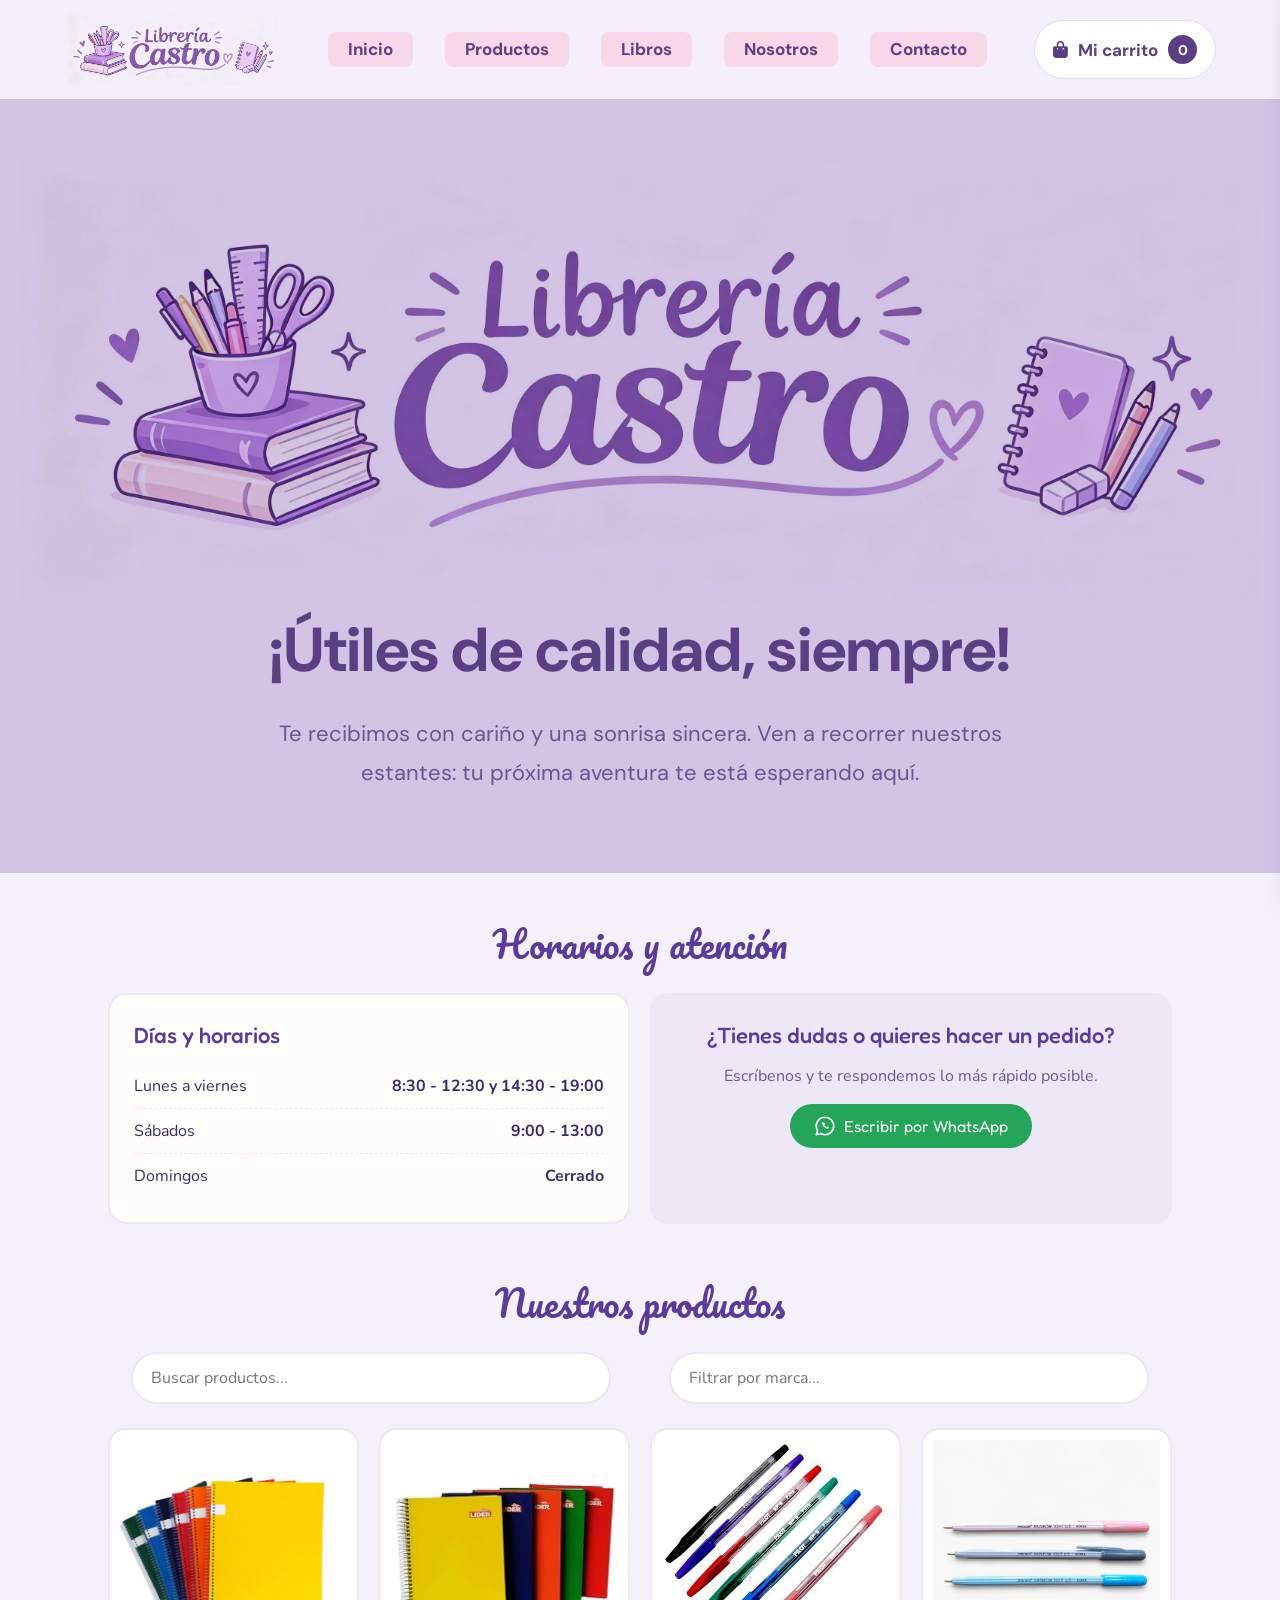
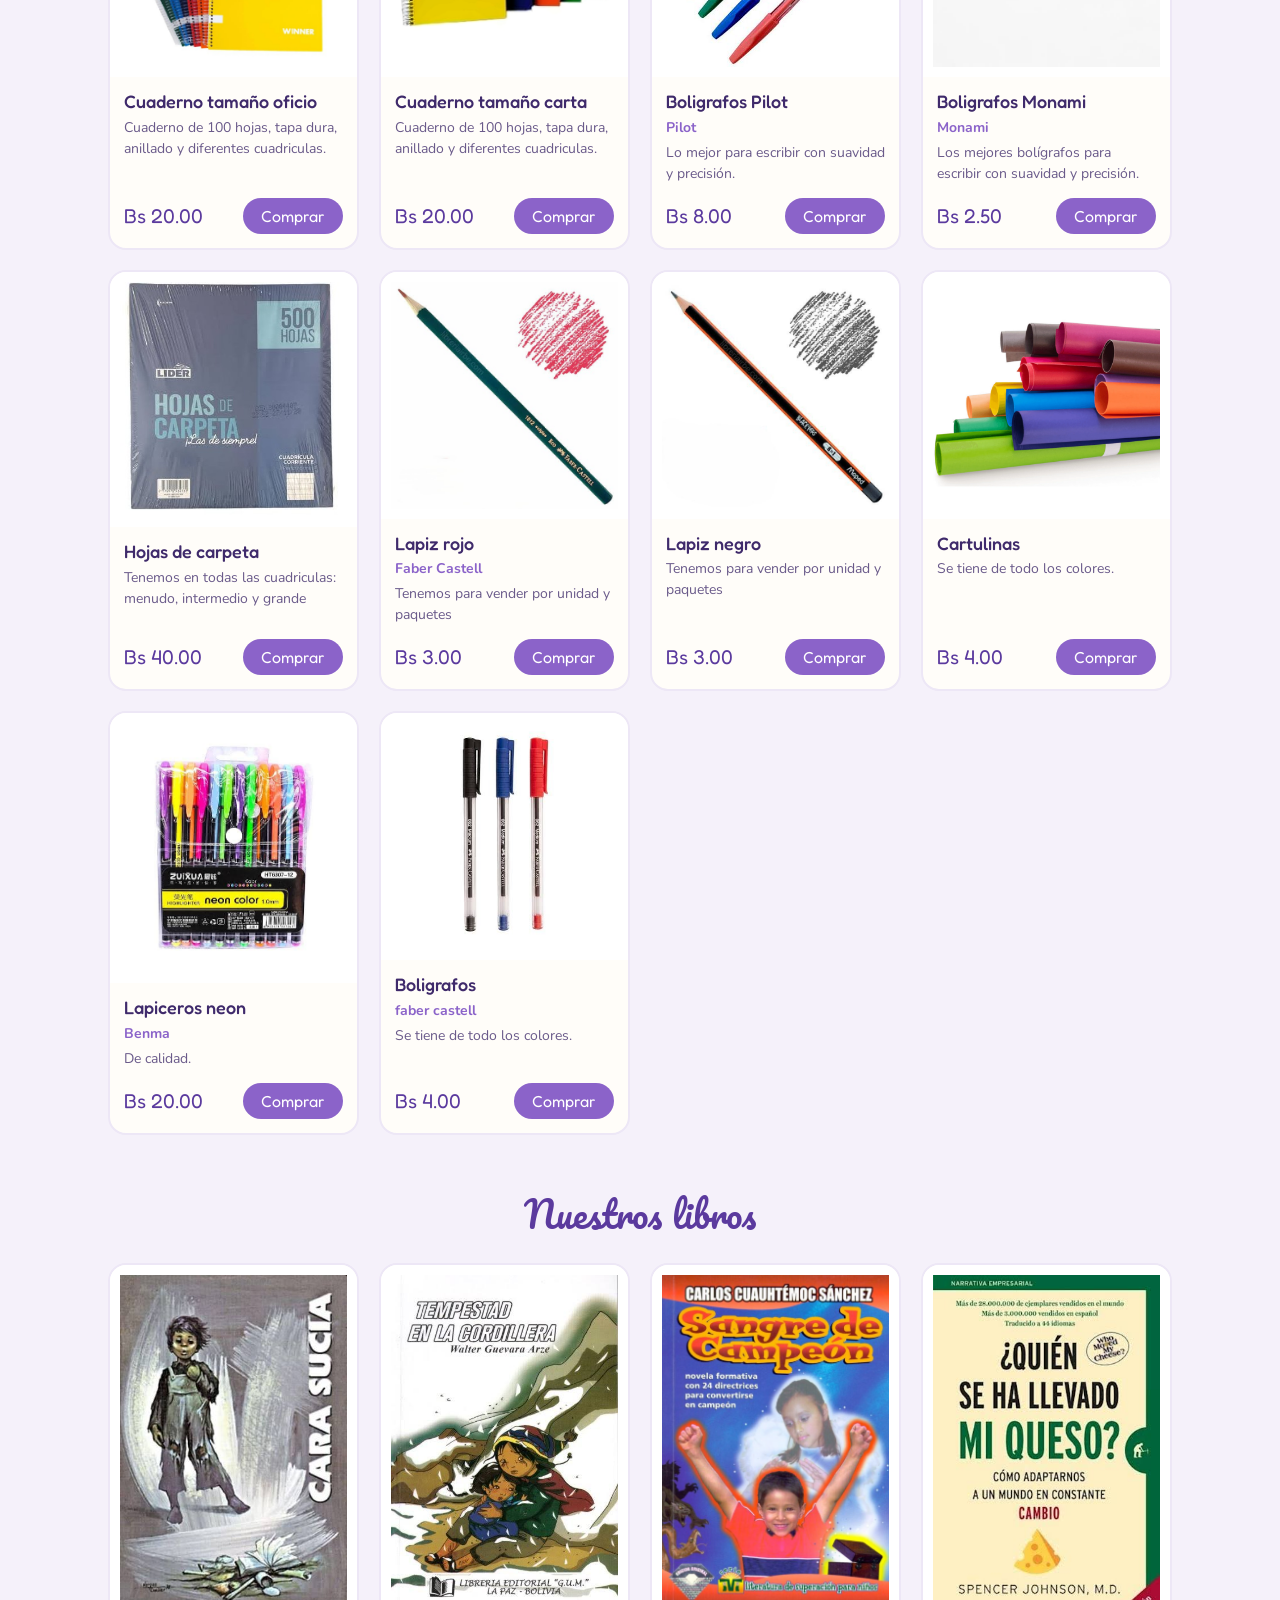
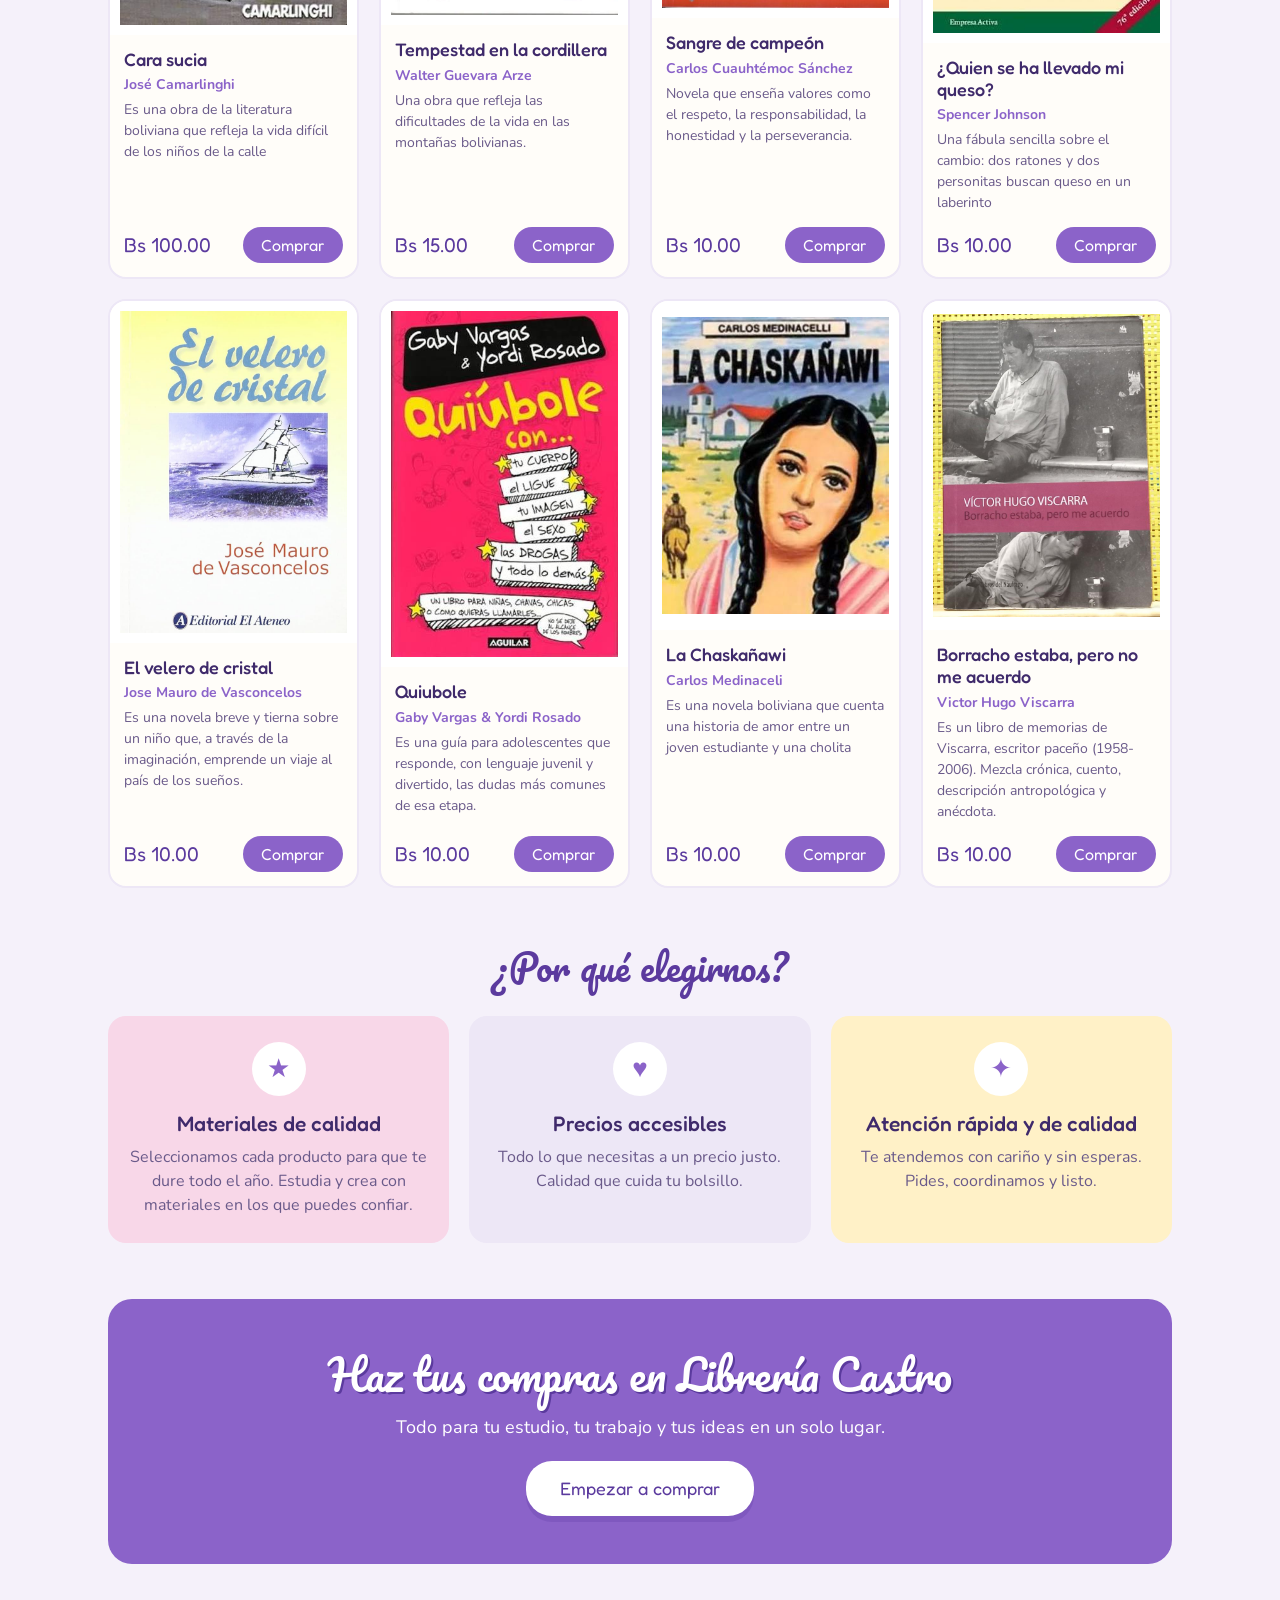
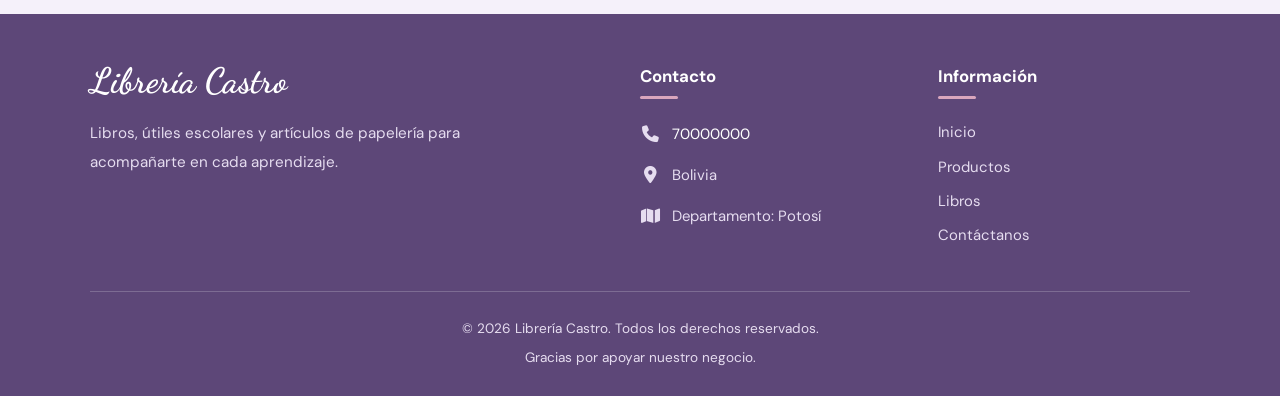
<file: index.html>
<!DOCTYPE html>
<html lang="es">
<head>
  <meta charset="utf-8">
  <meta name="viewport" content="width=device-width, initial-scale=1">
  <title>Librería Castro</title>
  <link rel="stylesheet" href="https://cdnjs.cloudflare.com/ajax/libs/font-awesome/6.7.2/css/all.min.css">
  <link href="https://fonts.googleapis.com/css2?family=Dancing+Script:wght@600;700&family=DM+Sans:wght@400;500;700&family=Fredoka:wght@400;500&family=Nunito:wght@400;700&family=Pacifico&display=swap" rel="stylesheet">
  <link rel="icon" type="image/svg+xml" href="/img/logo-libreria-castro.svg">
  <link rel="stylesheet" href="estilos.css">
</head>
<body>
    <!-- Icono de WhatsApp (se reutiliza en los botones) -->
    <svg style="display:none" aria-hidden="true">
      <symbol id="icono-wa" viewBox="0 0 24 24">
        <path d="M12 2.5a9.5 9.5 0 0 0-8.1 14.4L2.5 21.5l4.7-1.3A9.5 9.5 0 1 0 12 2.5z" fill="none" stroke="currentColor" stroke-width="1.8" stroke-linejoin="round"/>
        <path d="M8.7 8.2c-.3 2.6 3.6 6.5 6.6 6.8l1-1.6-1.9-1-.9.8c-.9-.4-1.9-1.4-2.3-2.3l.8-.9-1-1.9z" fill="currentColor"/>
      
    </svg>

    <!-- ENCABEZADO -->
    <header class="cabecera">
      <a class="cabecera-marca" href="#inicio" aria-label="Librería Castro, ir al inicio">
        <img class="cabecera-logo" src="img/castro.jpg" alt="Librería Castro">
      </a>

      <nav class="cabecera-menu">
        <a href="#inicio">Inicio</a>
        <a href="#productos">Productos</a>
        <a href="#libros">Libros</a>
        <a href="#nosotros">Nosotros</a>
        <a href="#contacto">Contacto</a>
      </nav>

      <button id="boton-carrito" class="cabecera-carrito" type="button" aria-label="Abrir carrito">
        <i class="fa-solid fa-bag-shopping" aria-hidden="true"></i>
        Mi carrito <span id="contador-carrito">0</span>
      </button>
    </header>

<main>
    <!-- PORTADA -->
    <section id="inicio" class="heroe">
      <img class="heroe-logo" src="img/castro.jpg" alt="Librería Castro">
      <h1 class="heroe-titulo">¡Útiles de calidad, siempre!</h1>
      <p class="heroe-texto">
        Te recibimos con cariño y una sonrisa sincera. Ven a recorrer nuestros
        estantes: tu próxima aventura te está esperando aquí.
      </p>
    </section>

    <!-- HORARIOS Y CONTACTO -->
    <section id="horarios" class="seccion">
      <h2 class="titulo-seccion">Horarios y atención</h2>
      <div class="dos-columnas">
        <div class="tarjeta-info">
          <h3>Días y horarios</h3>
          <!-- Cambia aquí tus horarios -->
          <ul class="lista-horarios">
            <li><span>Lunes a viernes</span><strong>8:30 - 12:30 y 14:30 - 19:00</strong></li>
            <li><span>Sábados</span><strong>9:00 - 13:00</strong></li>
            <li><span>Domingos</span><strong>Cerrado</strong></li>
          </ul>
        </div>
        <div id="contacto" class="tarjeta-info tarjeta-contacto">
          <h3>¿Tienes dudas o quieres hacer un pedido?</h3>
          <p>Escríbenos y te respondemos lo más rápido posible.</p>
          <a id="boton-contacto" class="boton boton-whatsapp" href="#" target="_blank" rel="noopener">
            <svg class="icono"><use href="#icono-wa"/></svg> Escribir por WhatsApp
          </a>
        </div>
      </div>
    </section>

    <!-- PRODUCTOS -->
    <section id="productos" class="seccion">
      <h2 class="titulo-seccion">Nuestros productos</h2>
      <div class="filtros">
        <input id="buscador" class="buscador" type="search" placeholder="Buscar productos..." aria-label="Buscar productos">
        <input id="buscador-marca" class="buscador" type="search" placeholder="Filtrar por marca..." aria-label="Filtrar por marca">
      </div>

      <div id="lista-productos" class="cuadricula"></div>
      <p id="sin-resultados" class="sin-resultados" hidden>No encontramos productos con esa búsqueda. Prueba con otra palabra.</p>
    </section>

    <!-- LIBROS -->
    <section id="libros" class="seccion">
      <h2 class="titulo-seccion">Nuestros libros</h2>
      <div id="lista-libros" class="cuadricula"></div>
    </section>

    <!-- BENEFICIOS -->
    <section id="nosotros" class="seccion">
      <h2 class="titulo-seccion">¿Por qué elegirnos?</h2>
      <div class="cuadricula cuadricula-beneficios">
        <article class="beneficio">
          <span class="beneficio-icono">★</span>
          <h3>Materiales de calidad</h3>
          <p>Seleccionamos cada producto para que te dure todo el año. Estudia y crea con materiales en los que puedes confiar.</p>
        </article>
        <article class="beneficio">
          <span class="beneficio-icono">♥</span>
          <h3>Precios accesibles</h3>
          <p>Todo lo que necesitas a un precio justo. Calidad que cuida tu bolsillo.</p>
        </article>
        <article class="beneficio">
          <span class="beneficio-icono">✦</span>
          <h3>Atención rápida y de calidad</h3>
          <p>Te atendemos con cariño y sin esperas. Pides, coordinamos y listo.</p>
        </article>
      </div>
    </section>

    <!-- INVITACIÓN -->
    <section class="invitacion">
      <h2>Haz tus compras en Librería Castro</h2>
      <p>Todo para tu estudio, tu trabajo y tus ideas en un solo lugar.</p>
      <a class="boton boton-blanco boton-grande" href="#productos">Empezar a comprar</a>
    </section>
</main>

  <!-- PIE DE PÁGINA -->
  <footer class="pie">
    <div class="pie-contenido">

      <div class="pie-informacion">
        <p class="pie-marca">Librería Castro</p>
        <p>
          Libros, útiles escolares y artículos de papelería
          para acompañarte en cada aprendizaje.
        </p>
      </div>

      <div class="pie-contacto">
        <h3>Contacto</h3>
        <p>
          <i class="fa-solid fa-phone" aria-hidden="true"></i>
          <a href="https://wa.me/59169621569" target="_blank" rel="noopener noreferrer">70000000</a>
        </p>
        <p>
          <i class="fa-solid fa-location-dot" aria-hidden="true"></i>
          Bolivia
        </p>
        <p>
          <i class="fa-solid fa-map" aria-hidden="true"></i>
          Departamento: Potosí
        </p>
      </div>

      <div class="pie-enlaces">
        <h3>Información</h3>
        <a href="#inicio">Inicio</a>
        <a href="#productos">Productos</a>
        <a href="#libros">Libros</a>
        <a href="#contacto">Contáctanos</a>
      </div>

    </div>

    <div class="pie-inferior">
      <p>© <span id="anio"></span> Librería Castro. Todos los derechos reservados.</p>
      <p>Gracias por apoyar nuestro negocio.</p>
    </div>
  </footer>

  <!-- CARRITO (se desliza desde la derecha) -->
  <div id="fondo-oscuro" class="fondo-oscuro" hidden></div>
  <aside id="carrito" class="carrito" aria-label="Carrito de compras">
    <div class="carrito-cabecera">
      <h2>Tu carrito</h2>
      <button id="cerrar-carrito" class="boton-cerrar" type="button" aria-label="Cerrar carrito">×</button>
    </div>
    <div id="carrito-articulos" class="carrito-articulos"></div>
    <div class="carrito-pie">
      <p class="carrito-total">Total: <strong id="carrito-total">0.00</strong></p>
      <button id="boton-pedir" class="boton boton-whatsapp boton-completo" type="button">
        <svg class="icono"><use href="#icono-wa"/></svg> Realizar pedido por WhatsApp
      </button>
    </div>
  </aside>

  <!-- FORMULARIO DEL PEDIDO -->
  <div id="ventana-pedido" class="ventana" hidden>
    <form id="formulario-pedido" class="formulario" novalidate>
      <div class="carrito-cabecera">
        <h2>Datos de tu pedido</h2>
        <button id="cerrar-formulario" class="boton-cerrar" type="button" aria-label="Cerrar formulario">×</button>
      </div>
      <label for="campo-nombre">Tu nombre</label>
      <input id="campo-nombre" type="text" placeholder="Ejemplo: María Pérez" autocomplete="name">
      <label for="campo-celular">Tu celular</label>
      <input id="campo-celular" type="tel" placeholder="Ejemplo: 70000000" autocomplete="tel">
      <label for="campo-notas">Detalles del pedido (opcional)</label>
      <textarea id="campo-notas" rows="4" placeholder="Horario de entrega, color, tamaño, forma de entrega u otra indicación"></textarea>
      <p id="mensaje-error" class="mensaje-error" hidden></p>
      <button class="boton boton-whatsapp boton-completo" type="submit">
        <svg class="icono"><use href="#icono-wa"/></svg> Realizar pedido
      </button>
    </form>
  </div>

  <script src="script.js"></script>
</body>
</html>
</file>
<file: estilos.css>
/* ===== COLORES (cámbialos aquí) ===== */
:root {
  --lila-oscuro: #5B3A9E;
  --lila: #8B63C9;
  --lila-claro: #EDE7F6;
  --rosa: #FF8FC0;
  --rosa-claro: #F8D7E8;
  --amarillo: #FFE08A;
  --crema: #FFFDF9;
  --fondo: #F5F1FA;
  --texto: #3F2A6B;
  --texto-suave: #6A5A8A;
  --verde-wa: #25A55A;
  --sombra: 0 6px 0 rgba(91, 58, 158, .25);
}

* { box-sizing: border-box; }
html { scroll-behavior: smooth; 
  scroll-padding-top: 110px; 
}
body {
  margin: 0;
  background: var(--fondo);
  color: var(--texto);
  font-family: 'Nunito', sans-serif;
  font-size: 16px;
  line-height: 1.5;
}
img { max-width: 100%; 
}
a { 
  color: inherit; 
}
:focus-visible { 
  outline: 3px solid var(--rosa); 
  outline-offset: 2px; 
}

/* ===== ENCABEZADO ===== */
.cabecera {
  position: sticky;
  top: 0;
  z-index: 20; /* menor que el carrito (40) y el formulario (50) */
  display: flex;
  align-items: center;
  justify-content: space-between;
  gap: 20px;
  padding: 0 clamp(16px, 5vw, 88px);
  height: 99px;
  background: #F4EFFA;
  font-family: "DM Sans", sans-serif;
}

.cabecera-marca {
  display: flex;
  align-items: center;
  gap: 14px;
  text-decoration: none;
}
.cabecera-logo {
  display: block;
  height: 78px;
  width: auto;
  max-width: 100%;
  mix-blend-mode: multiply; /* funde el fondo lila de la imagen con el encabezado */
}

.cabecera-icono {
  flex-shrink: 0;
  width: 61px;
  height: 61px;
  border-radius: 16px;
  background: linear-gradient(135deg, #6B4A9A, #9a7fc2);
  color: #fff;
  display: grid;
  place-items: center;
  font-size: 26px;
  box-shadow: 0 8px 18px rgba(91, 63, 133, .3);
}

.cabecera-textos { display: flex; flex-direction: column; line-height: 1.1; }

.cabecera-nombre {
  font-family: "Dancing Script", cursive;
  font-size: 36px;
  font-weight: 600;
  color: #5B3F85;
}

.cabecera-lema {
  font-size: 13px;
  letter-spacing: .5px;
  color: #8a7aa3;
  margin-top: 4px;
}

.cabecera-menu { 
  display: flex; 
  gap: 32px; 
}
.cabecera-menu a {
  font-weight: 700;
  font-size: 17px;
  color: #5B3F85;
  text-decoration: none;
  background-color: #F8D7E8;
  border-radius: 8px;
  padding: 5px 20px;

}
.cabecera-menu a:hover { 
  color: #a40978; 
}

.cabecera-carrito {
  display: flex;
  align-items: center;
  gap: 10px;
  padding: 14px 18px;
  background: #fff;
  border: 1px solid #e3d9f0;
  border-radius: 999px;
  font-family: "DM Sans", sans-serif;
  font-weight: 700;
  font-size: 17px;
  color: #5B3F85;
  cursor: pointer;
  white-space: nowrap;
}

.cabecera-carrito #contador-carrito {
  min-width: 29px;
  height: 29px;
  padding: 0 8px;
  border-radius: 999px;
  background: #5B3F85;
  color: #fff;
  font-size: 14px;
  display: grid;
  place-items: center;
}

/* ===== PORTADA ===== */
.heroe {
  background: #D3C4E6;
  padding: 60px 20px 80px;
  text-align: center;
  font-family: "DM Sans", sans-serif;
}

.heroe-logo {
  display: block;
  width: min(100%, 1250px);
  height: auto;
  margin: 0 auto;
  mix-blend-mode: multiply; /* funde el fondo de la imagen con el lila */
}

.heroe-titulo {
  margin: 10px 0 0;
  font-size: clamp(34px, 5vw, 62px);
  line-height: 1.15;
  font-weight: 700;
  color: #5B3F85;
}

.heroe-texto {
  max-width: 760px;
  margin: 28px auto 0;
  font-size: clamp(16px, 2vw, 22px);
  line-height: 1.8;
  color: #6b5490;
}
/* ===== BOTONES ===== */
.boton {
  display: inline-flex;
  align-items: center;
  justify-content: center;
  gap: 8px;
  padding: 10px 24px;
  border: 0;
  border-radius: 26px;
  font-family: 'Fredoka', sans-serif;
  font-size: 16px;
  text-decoration: none;
  cursor: pointer;
  margin: 4px;
}
.boton-grande { 
  font-size: 18px; 
  padding: 14px 34px; 
  box-shadow: var(--sombra); 
}
.boton-blanco { 
  background: #fff; 
  color: var(--lila-oscuro); 
}
.boton-rosa { 
  background: var(--rosa); 
  color: #4B1238; 
}
.boton-whatsapp { 
  background: var(--verde-wa); 
  color: #fff; 
}
.boton-completo { 
  width: 100%; margin: 8px 0 0; 
}
.icono {
   width: 22px; height: 22px; 
  }

/* ===== SECCIONES ===== */
.seccion { 
  max-width: 1100px; 
  margin: 0 auto; 
  padding: 44px 18px 8px; 
}
.titulo-seccion {
  font-family: 'Pacifico', cursive;
  font-weight: 400;
  font-size: clamp(26px, 4vw, 36px);
  color: var(--lila-oscuro);
  text-align: center;
  margin: 0 0 22px;
}
.cuadricula { 
  display: grid; 
  grid-template-columns: repeat(auto-fill, minmax(220px, 1fr)); 
  gap: 20px; }

/* ===== HORARIOS Y CONTACTO ===== */
.dos-columnas { 
  display: grid; 
  grid-template-columns: repeat(auto-fit, minmax(280px, 1fr)); 
  gap: 20px; 
}
.tarjeta-info { 
  background: var(--crema); 
  border: 2px solid var(--lila-claro); 
  border-radius: 18px; padding: 24px; 
}
.tarjeta-info h3 { 
  font-family: 'Fredoka', sans-serif; 
  font-weight: 500; 
  font-size: 22px; 
  margin: 0 0 12px; 
  color: var(--lila-oscuro); 
}
.lista-horarios { 
  list-style: none; 
  margin: 0; 
  padding: 0; 
}
.lista-horarios li { 
  display: flex; 
  justify-content: space-between; 
  gap: 12px; flex-wrap: wrap; 
  padding: 10px 0; 
  border-bottom: 1px dashed var(--lila-claro); 
}
.lista-horarios li:last-child { 
  border-bottom: 0; 
}
.tarjeta-contacto { 
  background: var(--lila-claro); 
  text-align: center; }
.tarjeta-contacto p { 
  margin: 0 0 12px; 
  color: var(--texto-suave); 
}

/* ===== BUSCADOR ===== */
.buscador { 
  display: block; 
  width: 100%; 
  max-width: 480px; 
  margin: 0 auto 24px; 
  padding: 12px 18px; 
  border: 2px solid var(--lila-claro);
  border-radius: 26px; 
  background: #fff; 
  font: inherit; 
  color: var(--texto); 
}
.buscador:focus { 
  border-color: var(--lila); 
  outline: none; 
}
.sin-resultados { 
  text-align: center; 
  color: var(--texto-suave); 
}

/* ===== TARJETAS DE PRODUCTOS Y LIBROS ===== */
.tarjeta { 
  display: flex; 
  flex-direction: column; 
  background: var(--crema); 
  border: 2px solid var(--lila-claro); 
  border-radius: 18px; 
  overflow: hidden; 
}
.tarjeta-imagen { 
  aspect-ratio: 1 / 1; 
  background: #fff; 
  padding: 10px; 
}
.tarjeta-imagen.libro { 
  aspect-ratio: 3 / 4; 
}
.tarjeta-imagen img { 
  display: block; 
  width: 100%; 
  height: 100%; 
  object-fit: contain; 
}
.tarjeta-cuerpo { 
  display: flex; 
  flex-direction: column; 
  flex: 1; 
  gap: 4px; 
  padding: 14px; 
}
.tarjeta-nombre { 
  font-family: 'Fredoka', sans-serif; 
  font-weight: 500; 
  font-size: 18px; 
  margin: 0; 
  line-height: 1.2; 
}
.tarjeta-autor { 
  margin: 0; 
  font-size: 14px; 
  font-weight: 700; 
  color: var(--lila); 
}
.tarjeta-descripcion { 
  margin: 0; 
  font-size: 14px; 
  color: var(--texto-suave); 
  flex: 1; 
}
.tarjeta-compra { 
  display: flex; 
  align-items: center; 
  justify-content: space-between; 
  gap: 8px; 
  margin-top: 10px; 
}
.tarjeta-precio { 
  font-family: 'Fredoka', sans-serif; 
  font-size: 20px; color: var(--lila-oscuro); 
}
.boton-comprar { 
  margin: 0; 
  padding: 8px 18px; 
  background: var(--lila); 
  color: #fff; 
}
.boton-comprar:hover { 
  background: var(--lila-oscuro); 
}



.filtros {
  display: flex;
  gap: 12px;
  flex-wrap: wrap;
}
.filtros .buscador {
  flex: 1;
  min-width: 200px;
}

/* ===== BENEFICIOS ===== */
.cuadricula-beneficios { 
  grid-template-columns: repeat(auto-fit, minmax(250px, 1fr));
}
.beneficio { 
  background: var(--rosa-claro); 
  border-radius: 18px; 
  padding: 26px 22px; 
  text-align: center; 
}
.beneficio:nth-child(2) { 
  background: var(--lila-claro); 
}
.beneficio:nth-child(3) { 
  background: #FFF1C7; 
}
.beneficio-icono { 
  display: inline-flex; 
  align-items: center; 
  justify-content: center; 
  width: 54px; 
  height: 54px; 
  border-radius: 50%;
  background: #fff; 
  color: var(--lila); 
  font-size: 26px; 
}
.beneficio h3 { 
  font-family: 'Fredoka', sans-serif; 
  font-weight: 500; 
  font-size: 21px; 
  margin: 12px 0 6px; 
}
.beneficio p { 
  margin: 0; color: var(--texto-suave); 
}

/* ===== INVITACIÓN ===== */
.invitacion { 
  margin: 48px 18px 0; 
  padding: 44px 20px; 
  text-align: center; 
  color: #fff; 
  background: var(--lila); 
  border-radius: 24px; 
  max-width: 1064px; 
  margin-inline: auto; 
}
.invitacion h2 { 
  font-family: 'Pacifico', cursive; 
  font-weight: 400; 
  font-size: clamp(26px, 5vw, 42px); 
  margin: 0 0 8px; 
  text-shadow: 2px 2px 0 var(--lila-oscuro); 
}
.invitacion p { 
  margin: 0 0 16px; 
  font-size: 18px; 
}

/* ===== PIE DE PÁGINA ===== */
.pie {
  background: #5D4778;
  color: #F8F4FC;
  padding: 45px 7% 20px;
  margin-top: 50px;
  font-family: "DM Sans", sans-serif;
}
.pie-contenido {
  width: 100%;
  max-width: 1200px;
  margin: 0 auto;
  display: grid;
  grid-template-columns: 2fr 1fr 1fr;
  gap: 45px;
  align-items: start;
  padding-bottom: 32px;
}
.pie-informacion { min-width: 0; }
.pie-marca {
  font-family: "Dancing Script", cursive;
  font-size: 2.2rem;
  font-weight: 700;
  color: #FFFFFF;
  margin: 0 0 14px;
  line-height: 1.3;
}
.pie-informacion p:not(.pie-marca) {
  max-width: 390px;
  color: #E6DDF0;
  font-size: 0.95rem;
  line-height: 1.9;
  margin: 0;
}
.pie-contacto h3,
.pie-enlaces h3 {
  position: relative;
  color: #FFFFFF;
  font-size: 1.05rem;
  font-weight: 700;
  margin: 5px 0 22px;
  padding-bottom: 10px;
}
.pie-contacto h3::after,
.pie-enlaces h3::after {
  content: "";
  position: absolute;
  left: 0;
  bottom: 0;
  width: 38px;
  height: 3px;
  background: #D9A6BD;
  border-radius: 10px;
}
.pie-contacto { min-width: 0; }
.pie-contacto p {
  display: flex;
  align-items: flex-start;
  gap: 12px;
  color: #E6DDF0;
  font-size: 0.93rem;
  line-height: 1.8;
  margin: 0 0 14px;
  overflow-wrap: anywhere;
}
.pie-contacto p i {
  display: inline-flex;
  justify-content: center;
  align-items: center;
  flex-shrink: 0;
  width: 20px;
  min-width: 20px;
  margin-top: 5px;
  color: #E6DDF0;
  font-size: 1.05rem;
}
.pie-contacto a { 
  color: #FFFFFF; 
  text-decoration: none; 
  transition: color .25s ease; 
}
.pie-contacto a:hover {
  color: #D9A6BD; 
  text-decoration: underline; 
}
.pie-enlaces { 
  display: flex; 
  flex-direction: column; 
  align-items: flex-start;
   min-width: 0; 
  }
.pie-enlaces a {
  display: inline-block;
  color: #E6DDF0;
  font-size: 0.93rem;
  text-decoration: none;
  margin-bottom: 12px;
  transition: color .25s ease, transform .25s ease;
}
.pie-enlaces a:hover { 
  color: #FFFFFF; 
  transform: translateX(5px); 
}
.pie-inferior {
  width: 100%;
  max-width: 1200px;
  margin: 0 auto;
  padding-top: 20px;
  border-top: 1px solid rgba(255, 255, 255, .2);
  text-align: center;
}
.pie-inferior p { 
  color: #E6DDF0; 
  font-size: 0.85rem; 
  line-height: 1.8; 
  margin: 5px 0; 
}

/* ===== CARRITO ===== */
.fondo-oscuro { 
  position: fixed; 
  inset: 0; 
  z-index: 30; 
  background: rgba(40, 20, 70, .5); 
}
.fondo-oscuro[hidden], 
.ventana[hidden] { 
  display: none; 
}
.carrito {
  position: fixed;
  top: 0;
  right: 0;
  bottom: 0;
  z-index: 40;
  display: flex;
  flex-direction: column;
  width: min(400px, 100%);
  background: var(--crema);
  box-shadow: -8px 0 24px rgba(40, 20, 70, .25);
  transform: translateX(105%);
  transition: transform .3s ease;
}
.carrito.abierto { 
  transform: translateX(0); 
}
.carrito-cabecera { 
  display: flex; 
  align-items: center; 
  justify-content: space-between; 
  margin-bottom: 8px; 
}
.carrito > .carrito-cabecera { 
  padding: 16px 18px 8px; 
  margin: 0; 
}
.carrito-cabecera h2 { 
  font-family: 'Fredoka', sans-serif; 
  font-weight: 500; 
  font-size: 22px; 
  margin: 0; 
  color: var(--lila-oscuro); 
}
.boton-cerrar { 
  width: 36px; 
  height: 36px; 
  border: 0; 
  border-radius: 50%; 
  background: var(--lila-claro); 
  color: var(--lila-oscuro); 
  font-size: 24px; 
  line-height: 1; 
  cursor: pointer; 
}
.carrito-articulos { 
  flex: 1; 
  overflow-y: auto; 
  padding: 8px 18px; 
}
.carrito-vacio { 
  text-align: center; 
  color: var(--texto-suave);
   margin-top: 40px; 
  }
.articulo { 
  display: grid; 
  grid-template-columns: 56px 1fr auto; 
  gap: 10px; 
  align-items: center; 
  padding: 10px 0; 
  border-bottom: 1px dashed var(--lila-claro); 
}
.articulo img { 
  width: 56px; 
  height: 56px; 
  object-fit: contain; 
  background: #fff; 
  border-radius: 8px;
}
.articulo-nombre { 
  font-weight: 700; 
  font-size: 14px; 
  line-height: 1.2; 
}
.articulo-precio { 
  font-size: 13px; 
  color: var(--texto-suave); 
}
.articulo-cantidad { 
  display: flex; 
  align-items: center; 
  gap: 6px; margin-top: 4px; 
}
.articulo-cantidad button { 
  width: 26px; 
  height: 26px; 
  border: 0;
  border-radius: 50%; 
  background: var(--lila-claro); 
  color: var(--lila-oscuro); 
  font-size: 16px; cursor: pointer; 
}
.articulo-quitar { 
  border: 0; 
  background: none; 
  color: #B0366B; 
  font-size: 13px; 
  cursor: pointer; 
  text-decoration: underline; 
}
.carrito-pie { 
  padding: 14px 18px 18px; 
  border-top: 2px solid var(--lila-claro); 
}
.carrito-total { 
  display: flex; 
  justify-content: space-between; 
  margin: 0 0 4px; font-family: 'Fredoka', sans-serif; 
  font-size: 20px; 
}

/* ===== FORMULARIO DEL PEDIDO ===== */
.ventana { 
  position: fixed; 
  inset: 0; 
  z-index: 50; 
  display: flex; 
  align-items: center; 
  justify-content: center; 
  padding: 16px; 
  background: rgba(40, 20, 70, .55); 
}
.formulario { 
  width: min(440px, 100%); 
  max-height: 100%; 
  overflow-y: auto; 
  padding: 20px; 
  background: var(--crema); 
  border-radius: 20px; 
}
.formulario label { 
  display: block; 
  margin: 12px 0 4px; 
  font-weight: 700; 
  font-size: 14px; 
}
.formulario input, 
.formulario textarea { 
  width: 100%; 
  padding: 10px 14px; 
  border: 2px solid var(--lila-claro); 
  border-radius: 12px; 
  font: inherit; 
  color: var(--texto); 
  background: #fff; 
}
.formulario input:focus, 
.formulario textarea:focus { 
  border-color: var(--lila); 
  outline: none; 
}
.mensaje-error { 
  margin: 10px 0 0; 
  color: #B0243F; 
  font-weight: 700; 
  font-size: 14px; 
}

/* ===== TABLETS ===== */
@media (max-width: 900px) {
  html { 
    scroll-padding-top: 150px; 
  }
  .cabecera { 
    height: auto; 
    padding-block: 12px; 
    flex-wrap: wrap; 
    justify-content: space-between; 
  }
  .cabecera-menu { 
    order: 3; 
    width: 100%; 
    justify-content: center; 
    gap: 18px; 
    flex-wrap: wrap; 
  }

  .pie { 
    padding: 38px 5% 20px; 
  }
  .pie-contenido { 
    grid-template-columns: 1.5fr 1fr; 
    gap: 35px 28px; 
  }
  .pie-informacion { 
    grid-column: 1 / -1; 
  }
  .pie-informacion p:not(.pie-marca) { 
    max-width: 550px; 
  }
}

/* ===== CELULARES ===== */
@media (max-width: 640px) {
  .cabecera-icono { width: 46px; height: 46px; font-size: 20px; border-radius: 13px; }
  .cabecera-nombre { font-size: 26px; }
  .cabecera-lema { display: none; }
  .cabecera-carrito { padding: 9px 14px; font-size: 15px; }
  .cabecera-menu a { font-size: 15px; }
  .cabecera-logo { height: 56px; }
  .heroe { padding: 30px 16px 50px; }

  .cuadricula { grid-template-columns: repeat(2, 1fr); gap: 12px; }
  .cuadricula-beneficios { grid-template-columns: 1fr; }
  .tarjeta-compra { flex-direction: column; align-items: stretch; text-align: center; }
}

@media (max-width: 600px) {
  .pie { padding: 32px 22px 18px; margin-top: 35px; }
  .pie-contenido { grid-template-columns: 1fr; gap: 25px; padding-bottom: 25px; }
  .pie-informacion { grid-column: auto; }
  .pie-marca { font-size: 2rem; }
  .pie-informacion p:not(.pie-marca) { font-size: 0.9rem; line-height: 1.8; }
  .pie-contacto h3, .pie-enlaces h3 { margin-bottom: 18px; }
  .pie-contacto p { font-size: 0.9rem; margin-bottom: 12px; }
  .pie-enlaces a { font-size: 0.9rem; padding: 2px 0; margin-bottom: 10px; }
  .pie-inferior { padding-top: 16px; }
  .pie-inferior p { font-size: 0.8rem; }
}

@media (max-width: 360px) {
  .pie { padding-right: 16px; padding-left: 16px; }
  .pie-marca { font-size: 1.8rem; }
  .pie-contacto p { gap: 9px; }
  .pie-inferior p { font-size: 0.76rem; }
}

@media (prefers-reduced-motion: reduce) {
  .carrito { transition: none; }
  html { scroll-behavior: auto; }
}
</file>
